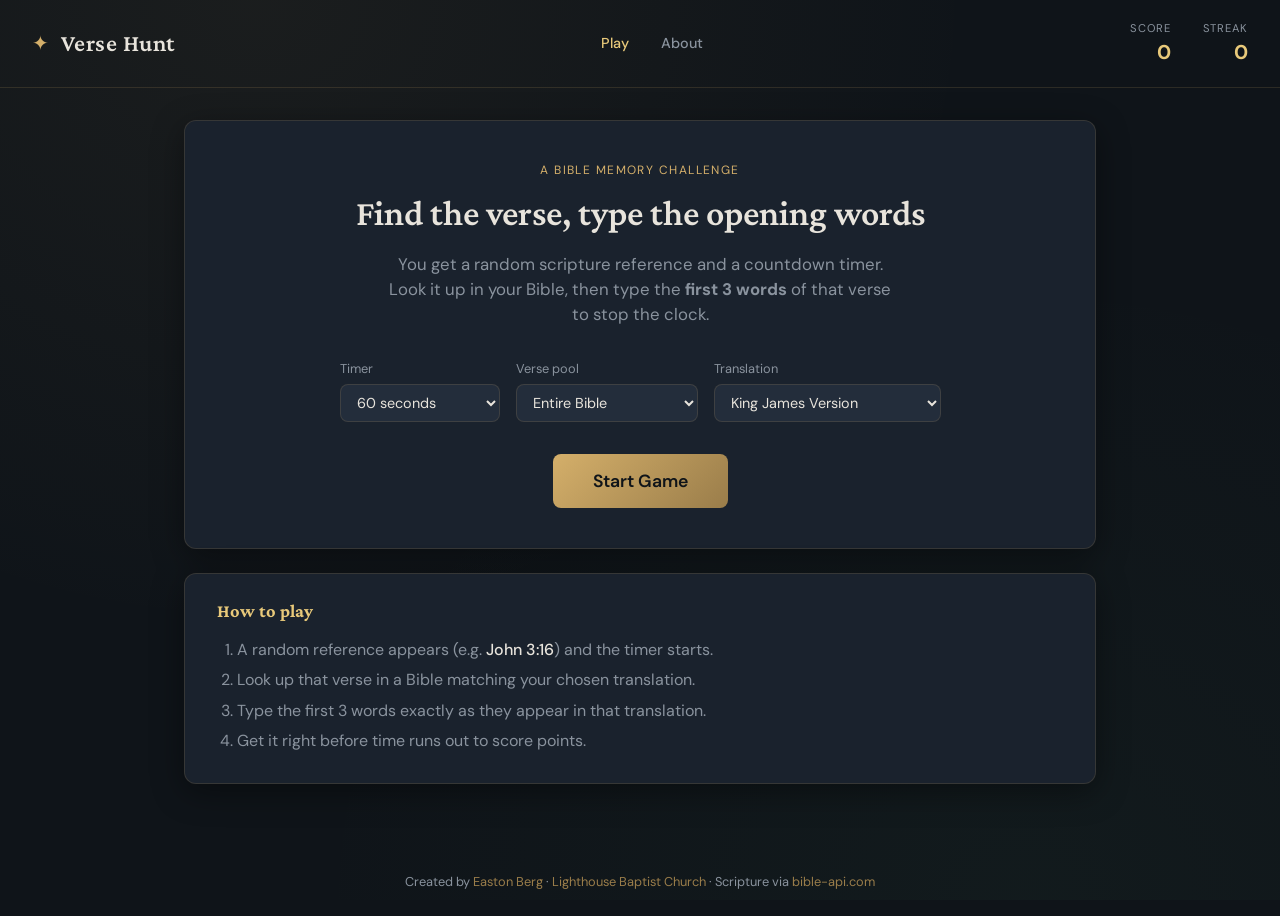
<file: index.html>
<!DOCTYPE html>
<html lang="en">
<head>
  <meta charset="UTF-8">
  <meta name="viewport" content="width=device-width, initial-scale=1.0">
  <title>Verse Hunt — Type the Scripture</title>
  <link rel="preconnect" href="https://fonts.googleapis.com">
  <link rel="preconnect" href="https://fonts.gstatic.com" crossorigin>
  <link href="https://fonts.googleapis.com/css2?family=Crimson+Pro:ital,wght@0,400;0,600;1,400&family=DM+Sans:wght@400;500;600;700&display=swap" rel="stylesheet">
  <link rel="stylesheet" href="styles.css">
</head>
<body>
  <div class="bg-texture" aria-hidden="true"></div>

  <header class="site-header">
    <div class="logo">
      <span class="logo-icon">✦</span>
      <h1><a href="index.html" class="logo-link">Verse Hunt</a></h1>
    </div>
    <nav class="header-nav" id="headerNav">
      <a href="index.html" class="nav-link active" aria-current="page">Play</a>
      <a href="info.html" class="nav-link">About</a>
    </nav>
    <div class="header-stats" id="headerStats" hidden>
      <div class="stat">
        <span class="stat-label">Score</span>
        <span class="stat-value" id="totalScore">0</span>
      </div>
      <div class="stat">
        <span class="stat-label">Streak</span>
        <span class="stat-value" id="streak">0</span>
      </div>
    </div>
  </header>

  <main>
    <section class="screen screen-menu active" id="menuScreen">
      <div class="card hero-card">
        <p class="eyebrow">A Bible memory challenge</p>
        <h2>Find the verse, type the opening words</h2>
        <p class="lead">
          You get a random scripture reference and a countdown timer.
          Look it up in your Bible, then type the <strong>first 3 words</strong> of that verse to stop the clock.
        </p>

        <div class="settings">
          <label class="setting">
            <span>Timer</span>
            <select id="timerSelect">
              <option value="30">30 seconds</option>
              <option value="45">45 seconds</option>
              <option value="60" selected>60 seconds</option>
              <option value="90">90 seconds</option>
              <option value="120">2 minutes</option>
            </select>
          </label>
          <label class="setting">
            <span>Verse pool</span>
            <select id="poolSelect">
              <option value="">Entire Bible</option>
              <option value="NT">New Testament only</option>
              <option value="OT">Old Testament only</option>
              <option value="MAT,MRK,LUK,JHN">Gospels only</option>
              <option value="PSA">Psalms only</option>
            </select>
          </label>
          <label class="setting">
            <span>Translation</span>
            <select id="translationSelect">
              <option value="kjv" selected>King James Version</option>
              <option value="web">World English Bible</option>
              <option value="asv">American Standard Version</option>
            </select>
          </label>
        </div>

        <button class="btn btn-primary btn-lg" id="startBtn">Start Game</button>
      </div>

      <div class="card how-to">
        <h3>How to play</h3>
        <ol>
          <li>A random reference appears (e.g. <em>John 3:16</em>) and the timer starts.</li>
          <li>Look up that verse in a Bible matching your chosen translation.</li>
          <li>Type the first 3 words exactly as they appear in that translation.</li>
          <li>Get it right before time runs out to score points.</li>
        </ol>
      </div>
    </section>

    <section class="screen screen-game" id="gameScreen">
      <div class="target-panel card">
        <div class="target-header">
          <span class="target-label">Find this verse</span>
          <div class="timer-wrap">
            <svg class="timer-ring" viewBox="0 0 36 36">
              <circle class="timer-ring-bg" cx="18" cy="18" r="15.5"></circle>
              <circle class="timer-ring-fill" id="timerRing" cx="18" cy="18" r="15.5"></circle>
            </svg>
            <span class="timer-text" id="timerDisplay">60</span>
          </div>
        </div>
        <p class="target-reference" id="targetReference">—</p>
        <p class="target-hint">Look it up, then type the first 3 words below.</p>
      </div>

      <div class="answer-panel card">
        <label class="answer-label" for="answerInput">First 3 words</label>

        <div class="word-progress" id="wordProgress" aria-label="Word progress">
          <span class="word-slot" data-slot="0"></span>
          <span class="word-slot" data-slot="1"></span>
          <span class="word-slot" data-slot="2"></span>
        </div>

        <form class="answer-form" id="answerForm">
          <input
            type="text"
            id="answerInput"
            class="answer-input"
            placeholder="Type the first 3 words…"
            autocomplete="off"
            autocorrect="off"
            autocapitalize="off"
            spellcheck="false"
            disabled
          >
          <button type="submit" class="btn btn-primary" id="submitBtn" disabled>Check</button>
        </form>

        <p class="answer-feedback" id="answerFeedback" aria-live="polite"></p>

        <p class="translation-note" id="translationNote"></p>
      </div>
    </section>

    <div class="overlay" id="resultOverlay" hidden>
      <div class="result-card card" id="resultCard">
        <div class="result-icon" id="resultIcon">✓</div>
        <h2 id="resultTitle">Got it!</h2>
        <p class="result-reference" id="resultReference"></p>
        <blockquote class="result-verse" id="resultVerse"></blockquote>
        <p class="result-answer" id="resultAnswer"></p>
        <p class="result-score" id="resultScore"></p>
        <div class="result-actions">
          <button class="btn btn-primary" id="nextBtn">Next Verse</button>
          <button class="btn btn-ghost" id="menuBtn">Main Menu</button>
        </div>
      </div>
    </div>
  </main>

  <footer class="site-footer">
    Created by <a href="info.html">Easton Berg</a> ·
    <a href="https://lighthouse-baptist.com" target="_blank" rel="noopener">Lighthouse Baptist Church</a> ·
    Scripture via <a href="https://bible-api.com" target="_blank" rel="noopener">bible-api.com</a>
  </footer>

  <script src="app.js"></script>
</body>
</html>
</file>
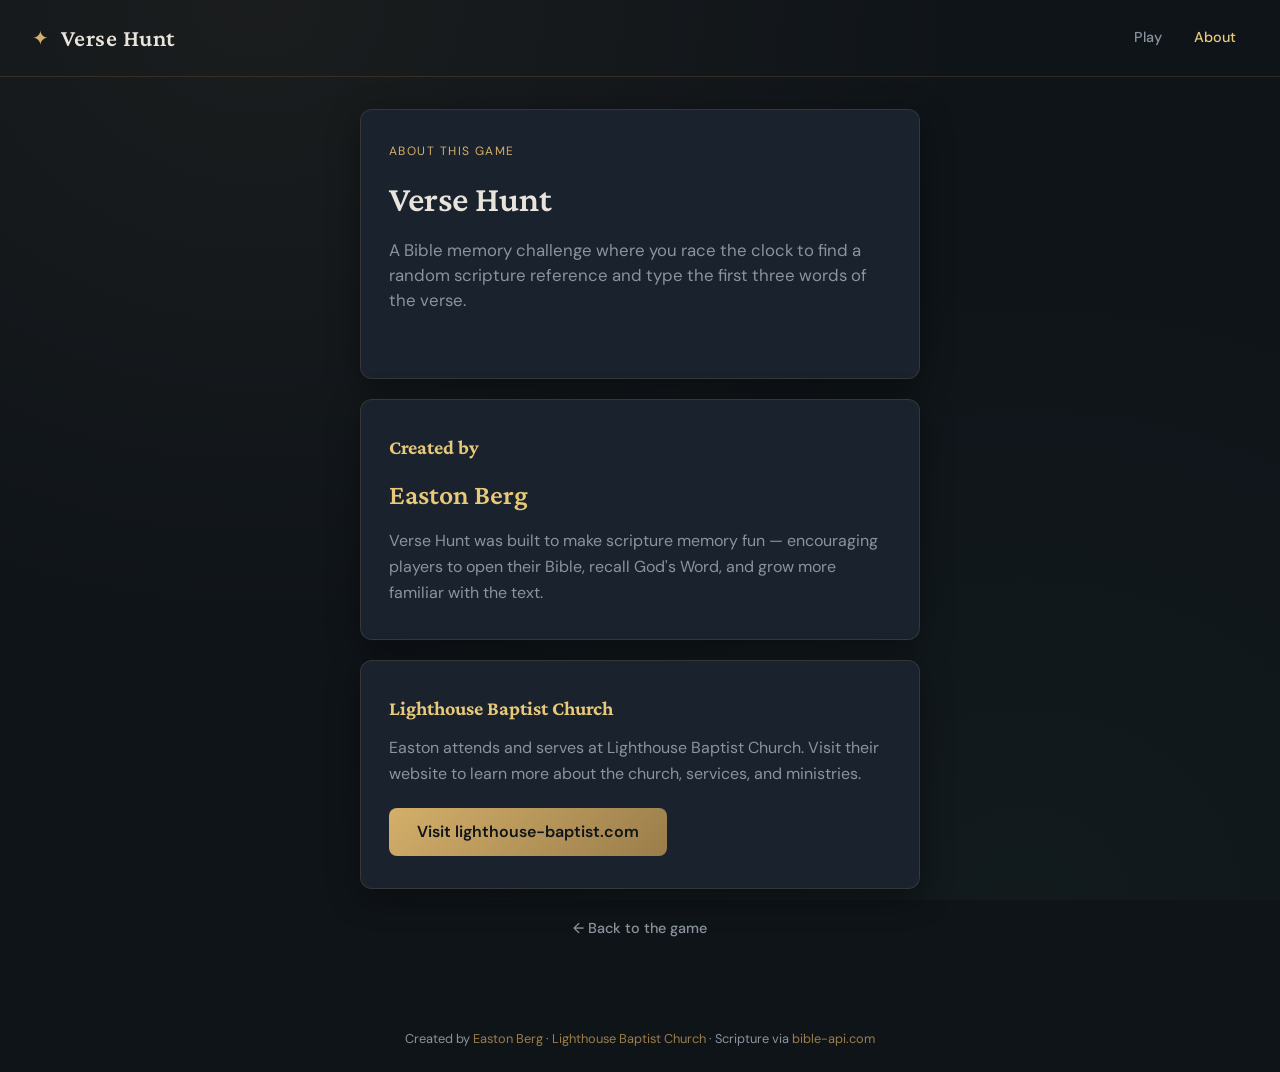
<file: info.html>
<!DOCTYPE html>
<html lang="en">
<head>
  <meta charset="UTF-8">
  <meta name="viewport" content="width=device-width, initial-scale=1.0">
  <title>About — Verse Hunt</title>
  <link rel="preconnect" href="https://fonts.googleapis.com">
  <link rel="preconnect" href="https://fonts.gstatic.com" crossorigin>
  <link href="https://fonts.googleapis.com/css2?family=Crimson+Pro:ital,wght@0,400;0,600;1,400&family=DM+Sans:wght@400;500;600;700&display=swap" rel="stylesheet">
  <link rel="stylesheet" href="styles.css">
</head>
<body>
  <div class="bg-texture" aria-hidden="true"></div>

  <header class="site-header">
    <div class="logo">
      <span class="logo-icon">✦</span>
      <h1><a href="index.html" class="logo-link">Verse Hunt</a></h1>
    </div>
    <nav class="header-nav">
      <a href="index.html" class="nav-link">Play</a>
      <a href="info.html" class="nav-link active" aria-current="page">About</a>
    </nav>
  </header>

  <main>
    <section class="info-page">
      <div class="card info-card">
        <p class="eyebrow">About this game</p>
        <h2>Verse Hunt</h2>
        <p class="lead">
          A Bible memory challenge where you race the clock to find a random scripture
          reference and type the first three words of the verse.
        </p>
      </div>

      <div class="card info-card">
        <h3>Created by</h3>
        <p class="creator-name">Easton Berg</p>
        <p class="info-text">
          Verse Hunt was built to make scripture memory fun — encouraging players to
          open their Bible, recall God's Word, and grow more familiar with the text.
        </p>
      </div>

      <div class="card info-card">
        <h3>Lighthouse Baptist Church</h3>
        <p class="info-text">
          Easton attends and serves at Lighthouse Baptist Church. Visit their website
          to learn more about the church, services, and ministries.
        </p>
        <a
          href="https://lighthouse-baptist.com"
          class="btn btn-primary church-link"
          target="_blank"
          rel="noopener noreferrer"
        >
          Visit lighthouse-baptist.com
        </a>
      </div>

      <p class="back-link-wrap">
        <a href="index.html" class="nav-link">← Back to the game</a>
      </p>
    </section>
  </main>

  <footer class="site-footer">
    Created by <a href="info.html">Easton Berg</a> ·
    <a href="https://lighthouse-baptist.com" target="_blank" rel="noopener">Lighthouse Baptist Church</a> ·
    Scripture via <a href="https://bible-api.com" target="_blank" rel="noopener">bible-api.com</a>
  </footer>
</body>
</html>
</file>
<file: styles.css>
:root {
  --bg-deep: #0f1419;
  --bg-card: #1a222d;
  --bg-elevated: #232d3b;
  --border: rgba(212, 175, 106, 0.15);
  --gold: #d4af6a;
  --gold-bright: #e8c97a;
  --gold-dim: #9a7d4a;
  --text: #e8e4dc;
  --text-muted: #8a939e;
  --success: #5cb87a;
  --danger: #e05c5c;
  --serif: "Crimson Pro", Georgia, serif;
  --sans: "DM Sans", system-ui, sans-serif;
  --radius: 12px;
  --shadow: 0 8px 32px rgba(0, 0, 0, 0.4);
}

*, *::before, *::after {
  box-sizing: border-box;
  margin: 0;
  padding: 0;
}

html {
  font-size: 16px;
}

body {
  font-family: var(--sans);
  background: var(--bg-deep);
  color: var(--text);
  min-height: 100vh;
  line-height: 1.5;
  overflow-x: hidden;
}

.bg-texture {
  position: fixed;
  inset: 0;
  background:
    radial-gradient(ellipse at 20% 0%, rgba(212, 175, 106, 0.06) 0%, transparent 50%),
    radial-gradient(ellipse at 80% 100%, rgba(92, 184, 122, 0.04) 0%, transparent 50%),
    var(--bg-deep);
  pointer-events: none;
  z-index: 0;
}

.site-header {
  position: relative;
  z-index: 1;
  display: flex;
  align-items: center;
  justify-content: space-between;
  gap: 1rem;
  padding: 1.25rem 2rem;
  border-bottom: 1px solid var(--border);
}

.logo-link {
  color: inherit;
  text-decoration: none;
}

.header-nav {
  display: flex;
  gap: 0.5rem;
}

.nav-link {
  color: var(--text-muted);
  text-decoration: none;
  font-size: 0.9rem;
  font-weight: 500;
  padding: 0.4rem 0.75rem;
  border-radius: 6px;
  transition: color 0.15s, background 0.15s;
}

.nav-link:hover {
  color: var(--text);
  background: var(--bg-elevated);
}

.nav-link.active {
  color: var(--gold-bright);
}

.logo {
  display: flex;
  align-items: center;
  gap: 0.75rem;
}

.logo-icon {
  color: var(--gold);
  font-size: 1.25rem;
}

.logo h1 {
  font-family: var(--serif);
  font-size: 1.5rem;
  font-weight: 600;
  letter-spacing: 0.02em;
}

.header-stats {
  display: flex;
  gap: 2rem;
}

.stat {
  display: flex;
  flex-direction: column;
  align-items: flex-end;
}

.stat-label {
  font-size: 0.7rem;
  text-transform: uppercase;
  letter-spacing: 0.08em;
  color: var(--text-muted);
}

.stat-value {
  font-size: 1.25rem;
  font-weight: 700;
  color: var(--gold-bright);
}

main {
  position: relative;
  z-index: 1;
  max-width: 960px;
  margin: 0 auto;
  padding: 2rem 1.5rem 4rem;
}

.screen {
  display: none;
  animation: fadeIn 0.35s ease;
}

.screen.active {
  display: block;
}

@keyframes fadeIn {
  from { opacity: 0; transform: translateY(8px); }
  to { opacity: 1; transform: translateY(0); }
}

.card {
  background: var(--bg-card);
  border: 1px solid var(--border);
  border-radius: var(--radius);
  box-shadow: var(--shadow);
}

.hero-card {
  padding: 2.5rem 2rem;
  text-align: center;
  margin-bottom: 1.5rem;
}

.eyebrow {
  font-size: 0.75rem;
  text-transform: uppercase;
  letter-spacing: 0.12em;
  color: var(--gold);
  margin-bottom: 0.75rem;
}

.hero-card h2 {
  font-family: var(--serif);
  font-size: clamp(1.75rem, 4vw, 2.25rem);
  font-weight: 600;
  margin-bottom: 1rem;
  line-height: 1.25;
}

.lead {
  color: var(--text-muted);
  max-width: 520px;
  margin: 0 auto 2rem;
  font-size: 1.05rem;
}

.settings {
  display: flex;
  flex-wrap: wrap;
  gap: 1rem;
  justify-content: center;
  margin-bottom: 2rem;
}

.setting {
  display: flex;
  flex-direction: column;
  gap: 0.35rem;
  text-align: left;
  font-size: 0.8rem;
  color: var(--text-muted);
}

.setting select {
  background: var(--bg-elevated);
  border: 1px solid var(--border);
  border-radius: 8px;
  color: var(--text);
  padding: 0.5rem 0.75rem;
  font-family: var(--sans);
  font-size: 0.9rem;
  cursor: pointer;
  min-width: 160px;
}

.setting select:focus {
  outline: 2px solid var(--gold-dim);
  outline-offset: 2px;
}

.btn {
  font-family: var(--sans);
  font-weight: 600;
  border: none;
  border-radius: 8px;
  cursor: pointer;
  transition: transform 0.15s, background 0.15s, box-shadow 0.15s;
}

.btn:active {
  transform: scale(0.97);
}

.btn-primary {
  background: linear-gradient(135deg, var(--gold) 0%, var(--gold-dim) 100%);
  color: var(--bg-deep);
  padding: 0.75rem 1.75rem;
  font-size: 1rem;
}

.btn-primary:hover {
  box-shadow: 0 4px 20px rgba(212, 175, 106, 0.35);
}

.btn-lg {
  padding: 1rem 2.5rem;
  font-size: 1.1rem;
}

.btn-ghost {
  background: transparent;
  color: var(--text-muted);
  border: 1px solid var(--border);
  padding: 0.75rem 1.5rem;
}

.btn-ghost:hover {
  color: var(--text);
  border-color: var(--gold-dim);
}

.how-to {
  padding: 1.5rem 2rem;
}

.how-to h3 {
  font-family: var(--serif);
  font-size: 1.15rem;
  margin-bottom: 0.75rem;
  color: var(--gold-bright);
}

.how-to ol {
  padding-left: 1.25rem;
  color: var(--text-muted);
}

.how-to li {
  margin-bottom: 0.4rem;
}

.how-to em {
  color: var(--text);
  font-style: normal;
  font-weight: 500;
}

/* Game screen */
.screen-game {
  display: none;
  flex-direction: column;
  gap: 1.25rem;
}

.screen-game.active {
  display: flex;
}

.target-panel {
  padding: 1.5rem 1.75rem;
}

.target-header {
  display: flex;
  align-items: center;
  justify-content: space-between;
  margin-bottom: 0.75rem;
}

.target-label {
  font-size: 0.75rem;
  text-transform: uppercase;
  letter-spacing: 0.1em;
  color: var(--gold);
}

.timer-wrap {
  position: relative;
  width: 48px;
  height: 48px;
}

.timer-ring {
  width: 100%;
  height: 100%;
  transform: rotate(-90deg);
}

.timer-ring-bg {
  fill: none;
  stroke: var(--bg-elevated);
  stroke-width: 3;
}

.timer-ring-fill {
  fill: none;
  stroke: var(--gold);
  stroke-width: 3;
  stroke-linecap: round;
  stroke-dasharray: 97.4;
  stroke-dashoffset: 0;
  transition: stroke 0.3s, stroke-dashoffset 0.5s linear;
}

.timer-ring-fill.warning {
  stroke: #e8a84a;
}

.timer-ring-fill.danger {
  stroke: var(--danger);
}

.timer-text {
  position: absolute;
  inset: 0;
  display: flex;
  align-items: center;
  justify-content: center;
  font-size: 0.85rem;
  font-weight: 700;
}

.target-reference {
  font-family: var(--serif);
  font-size: clamp(2rem, 6vw, 3rem);
  font-weight: 600;
  color: var(--gold-bright);
  line-height: 1.2;
  margin-bottom: 0.5rem;
}

.target-hint {
  font-size: 0.9rem;
  color: var(--text-muted);
}

.answer-panel {
  padding: 1.5rem 1.75rem;
}

.answer-label {
  display: block;
  font-size: 0.75rem;
  text-transform: uppercase;
  letter-spacing: 0.1em;
  color: var(--gold);
  margin-bottom: 1rem;
}

.word-progress {
  display: flex;
  gap: 0.5rem;
  margin-bottom: 1.25rem;
  flex-wrap: wrap;
}

.word-slot {
  flex: 1;
  min-width: 90px;
  padding: 0.65rem 0.75rem;
  background: var(--bg-elevated);
  border: 1px dashed var(--border);
  border-radius: 8px;
  font-size: 0.85rem;
  color: var(--text-muted);
  text-align: center;
  transition: border-color 0.2s, color 0.2s, background 0.2s;
}

.word-slot.filled {
  color: var(--text);
  border-style: solid;
}

.word-slot.correct {
  border-color: var(--success);
  background: rgba(92, 184, 122, 0.1);
  color: var(--success);
}

.word-slot.wrong {
  border-color: var(--danger);
  background: rgba(224, 92, 92, 0.1);
  color: var(--danger);
}

.answer-form {
  display: flex;
  gap: 0.75rem;
  flex-wrap: wrap;
}

.answer-input {
  flex: 1;
  min-width: 200px;
  background: var(--bg-elevated);
  border: 1px solid var(--border);
  border-radius: 8px;
  color: var(--text);
  font-family: var(--serif);
  font-size: 1.25rem;
  padding: 0.85rem 1rem;
  transition: border-color 0.2s, box-shadow 0.2s;
}

.answer-input:focus {
  outline: none;
  border-color: var(--gold-dim);
  box-shadow: 0 0 0 3px rgba(212, 175, 106, 0.15);
}

.answer-input:disabled {
  opacity: 0.5;
  cursor: not-allowed;
}

.answer-input.shake {
  animation: shake 0.45s ease;
}

@keyframes shake {
  0%, 100% { transform: translateX(0); }
  20%, 60% { transform: translateX(-6px); }
  40%, 80% { transform: translateX(6px); }
}

.answer-feedback {
  min-height: 1.4rem;
  margin-top: 0.85rem;
  font-size: 0.9rem;
  color: var(--text-muted);
}

.answer-feedback.error {
  color: var(--danger);
}

.translation-note {
  margin-top: 1rem;
  font-size: 0.8rem;
  color: var(--text-muted);
  font-style: italic;
}

.result-answer {
  font-size: 0.95rem;
  color: var(--text-muted);
  margin-bottom: 0.75rem;
}

/* Result overlay */
.overlay {
  position: fixed;
  inset: 0;
  background: rgba(15, 20, 25, 0.85);
  backdrop-filter: blur(6px);
  display: flex;
  align-items: center;
  justify-content: center;
  z-index: 100;
  padding: 1.5rem;
  animation: fadeIn 0.3s ease;
}

.overlay[hidden] {
  display: none;
}

.result-card {
  max-width: 480px;
  width: 100%;
  padding: 2rem;
  text-align: center;
  animation: popIn 0.4s cubic-bezier(0.34, 1.56, 0.64, 1);
}

@keyframes popIn {
  from { opacity: 0; transform: scale(0.9); }
  to { opacity: 1; transform: scale(1); }
}

.result-card.lost .result-icon {
  background: rgba(224, 92, 92, 0.15);
  color: var(--danger);
}

.result-icon {
  width: 64px;
  height: 64px;
  border-radius: 50%;
  background: rgba(92, 184, 122, 0.15);
  color: var(--success);
  font-size: 2rem;
  display: flex;
  align-items: center;
  justify-content: center;
  margin: 0 auto 1rem;
}

.result-card h2 {
  font-family: var(--serif);
  font-size: 1.75rem;
  margin-bottom: 0.5rem;
}

.result-reference {
  font-size: 1.1rem;
  color: var(--gold);
  margin-bottom: 1rem;
}

.result-verse {
  font-family: var(--serif);
  font-size: 1.15rem;
  font-style: italic;
  line-height: 1.6;
  color: var(--text);
  border-left: 3px solid var(--gold-dim);
  padding-left: 1rem;
  margin: 0 0 1.25rem;
  text-align: left;
}

.result-score {
  font-size: 0.95rem;
  color: var(--text-muted);
  margin-bottom: 1.5rem;
}

.result-actions {
  display: flex;
  gap: 0.75rem;
  justify-content: center;
  flex-wrap: wrap;
}

.site-footer {
  position: relative;
  z-index: 1;
  text-align: center;
  padding: 1.5rem;
  font-size: 0.8rem;
  color: var(--text-muted);
}

.site-footer a {
  color: var(--gold-dim);
  text-decoration: none;
}

.site-footer a:hover {
  color: var(--gold);
}

.info-page {
  max-width: 560px;
  margin: 0 auto;
  display: flex;
  flex-direction: column;
  gap: 1.25rem;
}

.info-card {
  padding: 2rem 1.75rem;
}

.info-card h2 {
  font-family: var(--serif);
  font-size: clamp(1.75rem, 4vw, 2.25rem);
  font-weight: 600;
  margin-bottom: 0.75rem;
}

.info-card h3 {
  font-family: var(--serif);
  font-size: 1.25rem;
  color: var(--gold-bright);
  margin-bottom: 0.75rem;
}

.creator-name {
  font-family: var(--serif);
  font-size: 1.75rem;
  font-weight: 600;
  color: var(--gold-bright);
  margin-bottom: 0.75rem;
}

.info-text {
  color: var(--text-muted);
  line-height: 1.65;
  margin-bottom: 1rem;
}

.info-text:last-child {
  margin-bottom: 0;
}

.church-link {
  display: inline-block;
  text-decoration: none;
  margin-top: 0.25rem;
}

.back-link-wrap {
  text-align: center;
  margin-top: 0.5rem;
}

@media (max-width: 600px) {
  .site-header {
    padding: 1rem;
  }

  main {
    padding: 1.25rem 1rem 3rem;
  }

  .hero-card {
    padding: 1.75rem 1.25rem;
  }

  .settings {
    flex-direction: column;
    align-items: stretch;
  }

  .setting select {
    width: 100%;
  }

  .header-stats {
    gap: 1rem;
  }

  .site-header {
    flex-wrap: wrap;
  }

  .header-nav {
    order: 3;
    width: 100%;
    justify-content: center;
  }
}
</file>
